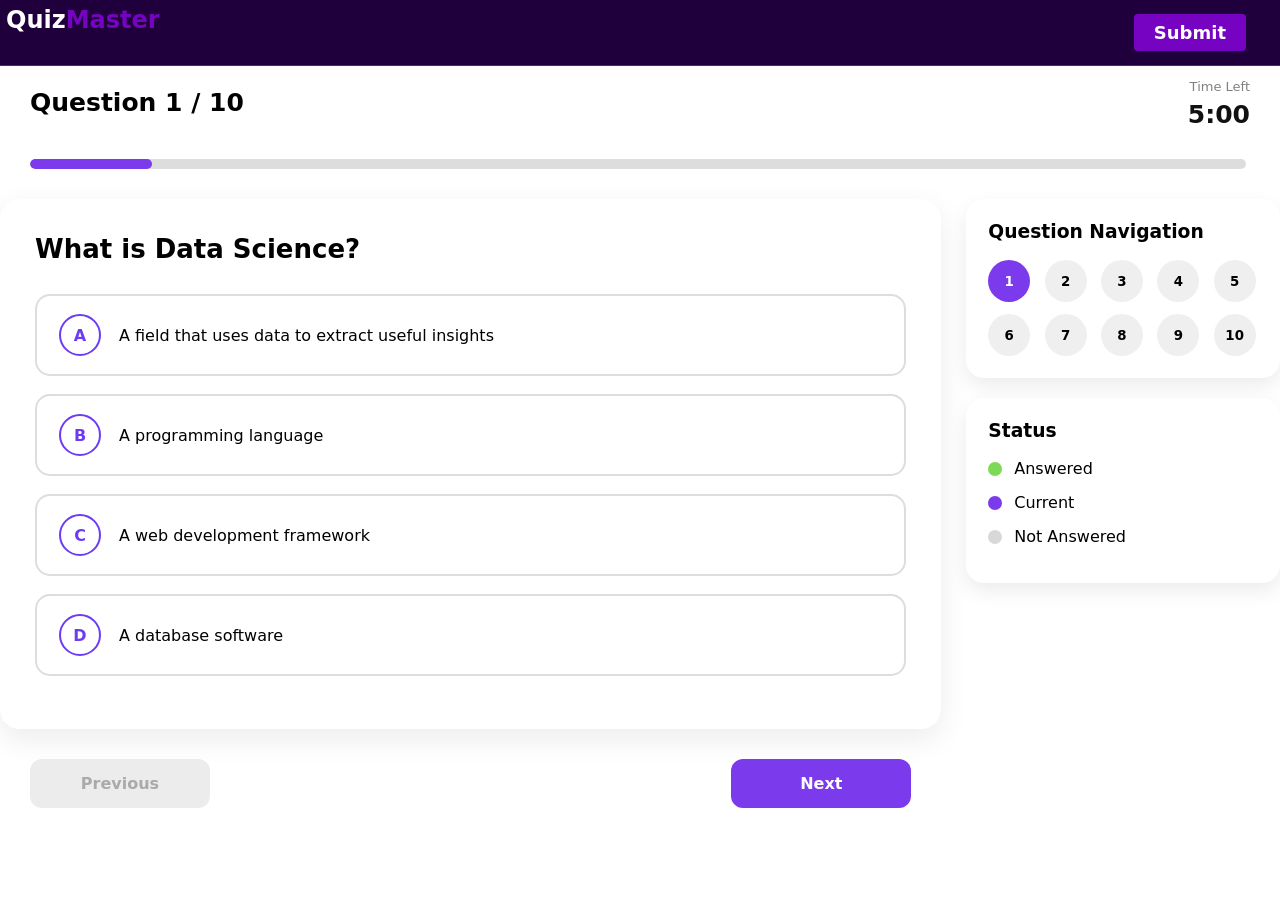
<file: ds.html>
<!DOCTYPE html>
<html lang="en">
<head>
    <meta charset="UTF-8">
    <meta name="viewport" content="width=device-width, initial-scale=1.0">
    <title>QuizMaster - Quiz</title>

    <!-- Google Font -->
    <link href="https://fonts.googleapis.com/css2?family=Poppins:wght@300;400;500;600;700&display=swap" rel="stylesheet">

    <!-- Font Awesome -->
    <link rel="stylesheet"
        href="https://cdnjs.cloudflare.com/ajax/libs/font-awesome/6.6.0/css/all.min.css">

    <!-- CSS -->
    <link rel="stylesheet" href="styles.css">
</head>
<body data-category="ds">
<div class="container">

    <!-- ================= HEADER ================= -->

    <header>

         <nav>
            <h1 style="color: white;">Quiz<span style="color: rgb(118, 2, 194);">Master</span></h1>
            <ul>
                <li><button class="submit-btn" id="submitQuiz" type="button">Submit</button></li>
            </ul>
        </nav>
    
       
    </header>


    <!-- Progress Bar -->
      <div class="quiz-info">

            <div class="question-count">
                Question <span id="currentQuestion">1</span> / 10
            </div>

            <div class="timer">
                <span>Time Left</span>
                <h3 id="time">5:00</h3>
                <script>
                    
                </script>
            </div>

        </div>


    <div class="progress-area">

        <div class="progress-bar">
            <div class="progress"></div>
        </div>

    </div>



    <!-- ============== MAIN CONTENT ============== -->

    <main>

        <!-- Left Side -->

        <section class="question-section">

            <div class="question-card">

                <h2>
                    What does HTML stand for?
                </h2>


                <!-- Option -->

                <div class="option selected">

                    <div class="option-left">

                        <span class="circle">A</span>

                        <p>Hyper Text Markup Language</p>

                    </div>

                    <i class="fa-solid fa-circle-check"></i>

                </div>



                <div class="option">

                    <div class="option-left">

                        <span class="circle">B</span>

                        <p>High Text Machine Language</p>

                    </div>

                </div>



                <div class="option">

                    <div class="option-left">

                        <span class="circle">C</span>

                        <p>Hyperlinks and Text Markup Language</p>

                    </div>

                </div>



                <div class="option">

                    <div class="option-left">

                        <span class="circle">D</span>

                        <p>Home Tool Markup Language</p>

                    </div>

                </div>


            </div>


            <!-- Buttons -->

            <div class="buttons">

                <button class="prev-btn">
                    Previous
                </button>

                <button class="next-btn">
                    Next
                </button>

            </div>

        </section>



        <!-- Right Sidebar -->

        <aside class="sidebar">

            <div class="side-card">

                <h3>Question Navigation</h3>

                <div class="question-grid">

                    <button class="current">1</button>

                    <button>2</button>

                    <button>3</button>

                    <button>4</button>

                    <button>5</button>

                    <button>6</button>

                    <button>7</button>

                    <button>8</button>

                    <button>9</button>

                    <button>10</button>

                </div>

            </div>



            <div class="side-card">

                <h3>Status</h3>

                <div class="status">

                    <p>
                        <span class="dot answered-dot"></span>
                        Answered
                    </p>

                    <p>
                        <span class="dot current-dot"></span>
                        Current
                    </p>

                    <p>
                        <span class="dot not-dot"></span>
                        Not Answered
                    </p>

                </div>

            </div>
        </aside>

    </main>

</div>

<script src="storage.js"></script>
<script src="questions.js"></script>
<script src="quiz.js"></script>

</body>
</html>
</file>
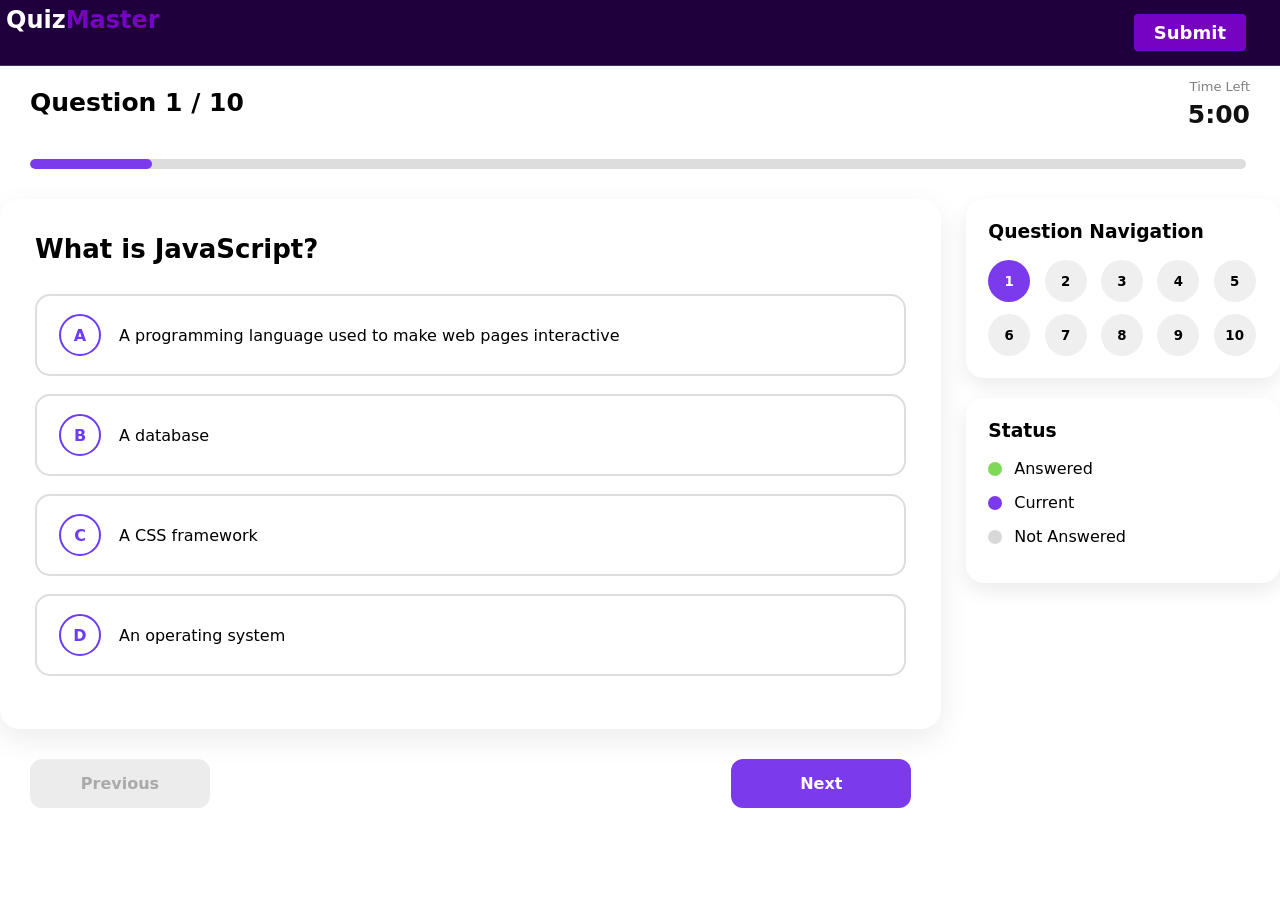
<file: js.html>
<!DOCTYPE html>
<html lang="en">
<head>
    <meta charset="UTF-8">
    <meta name="viewport" content="width=device-width, initial-scale=1.0">
    <title>QuizMaster - Quiz</title>

    <!-- Google Font -->
    <link href="https://fonts.googleapis.com/css2?family=Poppins:wght@300;400;500;600;700&display=swap" rel="stylesheet">

    <!-- Font Awesome -->
    <link rel="stylesheet"
        href="https://cdnjs.cloudflare.com/ajax/libs/font-awesome/6.6.0/css/all.min.css">

    <!-- CSS -->
    <link rel="stylesheet" href="styles.css">
</head>
<body data-category="javascript">
    <div class="container">

    <!-- ================= HEADER ================= -->

    <header>

         <nav>
            <h1 style="color: white;">Quiz<span style="color: rgb(118, 2, 194);">Master</span></h1>
            <ul>
                <li><button class="submit-btn" id="submitQuiz" type="button">Submit</button></li>
            </ul>
        </nav>
    
       
    </header>


    <!-- Progress Bar -->
      <div class="quiz-info">

            <div class="question-count">
                Question <span id="currentQuestion">1</span> / 10
            </div>

            <div class="timer">
                <span>Time Left</span>
                <h3 id="time">5:00</h3>
                <script>
                    
                </script>
            </div>

        </div>


    <div class="progress-area">

        <div class="progress-bar">
            <div class="progress"></div>
        </div>

    </div>



    <!-- ============== MAIN CONTENT ============== -->

    <main>

        <!-- Left Side -->

        <section class="question-section">

            <div class="question-card">

                <h2>
                    What does HTML stand for?
                </h2>


                <!-- Option -->

                <div class="option selected">

                    <div class="option-left">

                        <span class="circle">A</span>

                        <p>Hyper Text Markup Language</p>

                    </div>

                    <i class="fa-solid fa-circle-check"></i>

                </div>



                <div class="option">

                    <div class="option-left">

                        <span class="circle">B</span>

                        <p>High Text Machine Language</p>

                    </div>

                </div>



                <div class="option">

                    <div class="option-left">

                        <span class="circle">C</span>

                        <p>Hyperlinks and Text Markup Language</p>

                    </div>

                </div>



                <div class="option">

                    <div class="option-left">

                        <span class="circle">D</span>

                        <p>Home Tool Markup Language</p>

                    </div>

                </div>


            </div>


            <!-- Buttons -->

            <div class="buttons">

                <button class="prev-btn">
                    Previous
                </button>

                <button class="next-btn">
                    Next
                </button>

            </div>

        </section>



        <!-- Right Sidebar -->

        <aside class="sidebar">

            <div class="side-card">

                <h3>Question Navigation</h3>

                <div class="question-grid">

                    <button class="current">1</button>

                    <button>2</button>

                    <button>3</button>

                    <button>4</button>

                    <button>5</button>

                    <button>6</button>

                    <button>7</button>

                    <button>8</button>

                    <button>9</button>

                    <button>10</button>

                </div>

            </div>



            <div class="side-card">

                <h3>Status</h3>

                <div class="status">

                    <p>
                        <span class="dot answered-dot"></span>
                        Answered
                    </p>

                    <p>
                        <span class="dot current-dot"></span>
                        Current
                    </p>

                    <p>
                        <span class="dot not-dot"></span>
                        Not Answered
                    </p>

                </div>

            </div>




                    </aside>

    </main>

</div>

<script src="storage.js"></script>
<script src="questions.js"></script>
<script src="quiz.js"></script>

</body>
</html>
</file>
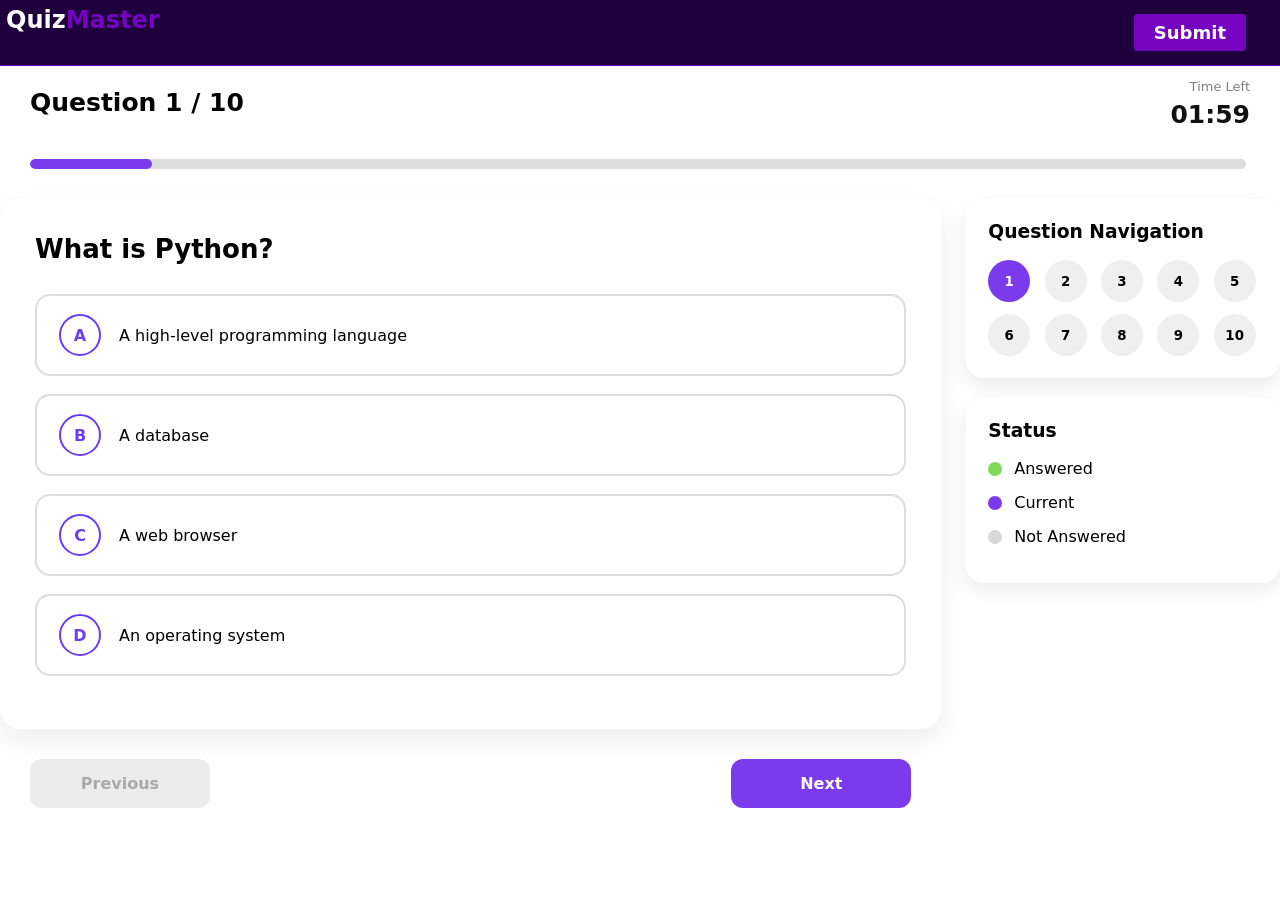
<file: python.html>
<!DOCTYPE html>
<html lang="en">
<head>
    <meta charset="UTF-8">
    <meta name="viewport" content="width=device-width, initial-scale=1.0">
    <title>QuizMaster - Quiz</title>

    <!-- Google Font -->
    <link href="https://fonts.googleapis.com/css2?family=Poppins:wght@300;400;500;600;700&display=swap" rel="stylesheet">

    <!-- Font Awesome -->
    <link rel="stylesheet"
        href="https://cdnjs.cloudflare.com/ajax/libs/font-awesome/6.6.0/css/all.min.css">

    <!-- CSS -->
    <link rel="stylesheet" href="styles.css">
</head>
<body data-category="python">
<div class="container">

    <!-- ================= HEADER ================= -->

    <header>

         <nav>
            <h1 style="color: white;">Quiz<span style="color: rgb(118, 2, 194);">Master</span></h1>
            <ul>
                <li><button class="submit-btn" id="submitQuiz" type="button">Submit</button></li>
            </ul>
        </nav>
    
       
    </header>


    <!-- Progress Bar -->
      <div class="quiz-info">

            <div class="question-count">
                Question <span id="currentQuestion">1</span> / 10
            </div>

            <div class="timer">
                <span>Time Left</span>
                <h3 id="time">5:00</h3>
                <script>
                    
                </script>
            </div>

        </div>


    <div class="progress-area">

        <div class="progress-bar">
            <div class="progress"></div>
        </div>

    </div>



    <!-- ============== MAIN CONTENT ============== -->

    <main>

        <!-- Left Side -->

        <section class="question-section">

            <div class="question-card">

                <h2>
                    What does HTML stand for?
                </h2>


                <!-- Option -->

                <div class="option selected">

                    <div class="option-left">

                        <span class="circle">A</span>

                        <p>Hyper Text Markup Language</p>

                    </div>

                    <i class="fa-solid fa-circle-check"></i>

                </div>



                <div class="option">

                    <div class="option-left">

                        <span class="circle">B</span>

                        <p>High Text Machine Language</p>

                    </div>

                </div>



                <div class="option">

                    <div class="option-left">

                        <span class="circle">C</span>

                        <p>Hyperlinks and Text Markup Language</p>

                    </div>

                </div>



                <div class="option">

                    <div class="option-left">

                        <span class="circle">D</span>

                        <p>Home Tool Markup Language</p>

                    </div>

                </div>


            </div>


            <!-- Buttons -->

            <div class="buttons">

                <button class="prev-btn">
                    Previous
                </button>

                <button class="next-btn">
                    Next
                </button>

            </div>

        </section>



        <!-- Right Sidebar -->

        <aside class="sidebar">

            <div class="side-card">

                <h3>Question Navigation</h3>

                <div class="question-grid">

                    <button class="current">1</button>

                    <button>2</button>

                    <button>3</button>

                    <button>4</button>

                    <button>5</button>

                    <button>6</button>

                    <button>7</button>

                    <button>8</button>

                    <button>9</button>

                    <button>10</button>

                </div>

            </div>



            <div class="side-card">

                <h3>Status</h3>

                <div class="status">

                    <p>
                        <span class="dot answered-dot"></span>
                        Answered
                    </p>

                    <p>
                        <span class="dot current-dot"></span>
                        Current
                    </p>

                    <p>
                        <span class="dot not-dot"></span>
                        Not Answered
                    </p>

                </div>

            </div>




           
        </aside>

    </main>

</div>

<script src="storage.js"></script>
<script src="questions.js"></script>
<script src="quiz.js"></script>

</body>
</html>
</file>
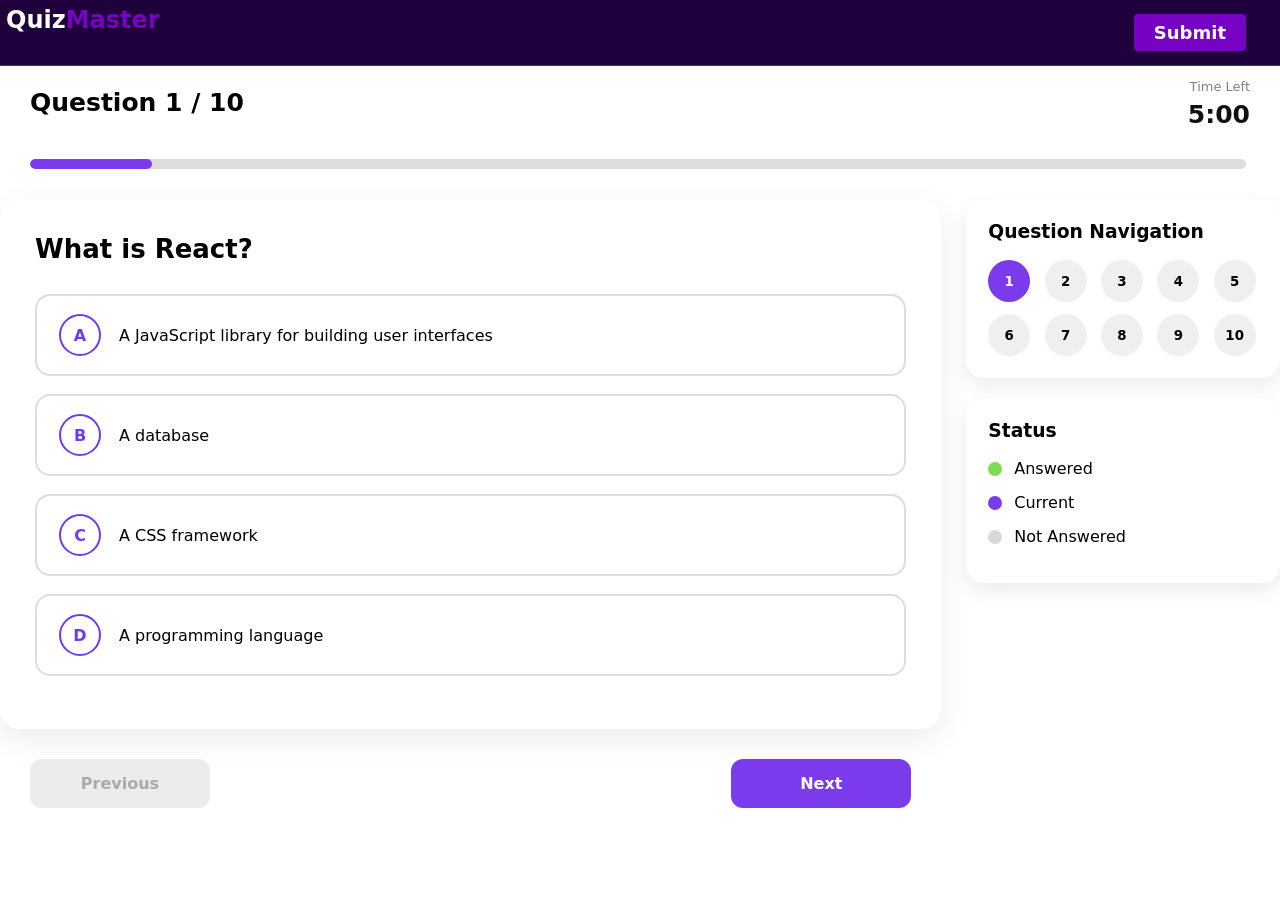
<file: react.html>
<!DOCTYPE html>
<html lang="en">
<head>
    <meta charset="UTF-8">
    <meta name="viewport" content="width=device-width, initial-scale=1.0">
    <title>QuizMaster - Quiz</title>

    <!-- Google Font -->
    <link href="https://fonts.googleapis.com/css2?family=Poppins:wght@300;400;500;600;700&display=swap" rel="stylesheet">

    <!-- Font Awesome -->
    <link rel="stylesheet"
        href="https://cdnjs.cloudflare.com/ajax/libs/font-awesome/6.6.0/css/all.min.css">

    <!-- CSS -->
    <link rel="stylesheet" href="styles.css">
</head>
<body data-category="react">
<div class="container">

    <!-- ================= HEADER ================= -->

    <header>

         <nav>
            <h1 style="color: white;">Quiz<span style="color: rgb(118, 2, 194);">Master</span></h1>
            <ul>
                <li><button class="submit-btn" id="submitQuiz" type="button">Submit</button></li>
            </ul>
        </nav>
    
       
    </header>


    <!-- Progress Bar -->
      <div class="quiz-info">

            <div class="question-count">
                Question <span id="currentQuestion">1</span> / 10
            </div>

            <div class="timer">
                <span>Time Left</span>
                <h3 id="time">5:00</h3>
                <script>
                    
                </script>
            </div>

        </div>


    <div class="progress-area">

        <div class="progress-bar">
            <div class="progress"></div>
        </div>

    </div>



    <!-- ============== MAIN CONTENT ============== -->

    <main>

        <!-- Left Side -->

        <section class="question-section">

            <div class="question-card">

                <h2>
                    What does HTML stand for?
                </h2>


                <!-- Option -->

                <div class="option selected">

                    <div class="option-left">

                        <span class="circle">A</span>

                        <p>Hyper Text Markup Language</p>

                    </div>

                    <i class="fa-solid fa-circle-check"></i>

                </div>



                <div class="option">

                    <div class="option-left">

                        <span class="circle">B</span>

                        <p>High Text Machine Language</p>

                    </div>

                </div>



                <div class="option">

                    <div class="option-left">

                        <span class="circle">C</span>

                        <p>Hyperlinks and Text Markup Language</p>

                    </div>

                </div>



                <div class="option">

                    <div class="option-left">

                        <span class="circle">D</span>

                        <p>Home Tool Markup Language</p>

                    </div>

                </div>


            </div>


            <!-- Buttons -->

            <div class="buttons">

                <button class="prev-btn">
                    Previous
                </button>

                <button class="next-btn">
                    Next
                </button>

            </div>

        </section>



        <!-- Right Sidebar -->

        <aside class="sidebar">

            <div class="side-card">

                <h3>Question Navigation</h3>

                <div class="question-grid">

                    <button class="current">1</button>

                    <button>2</button>

                    <button>3</button>

                    <button>4</button>

                    <button>5</button>

                    <button>6</button>

                    <button>7</button>

                    <button>8</button>

                    <button>9</button>

                    <button>10</button>

                </div>

            </div>



            <div class="side-card">

                <h3>Status</h3>

                <div class="status">

                    <p>
                        <span class="dot answered-dot"></span>
                        Answered
                    </p>

                    <p>
                        <span class="dot current-dot"></span>
                        Current
                    </p>

                    <p>
                        <span class="dot not-dot"></span>
                        Not Answered
                    </p>

                </div>

            </div>




            
        </aside>

    </main>

</div>

<script src="storage.js"></script>
<script src="questions.js"></script>
<script src="quiz.js"></script>

</body>
</html>
</file>
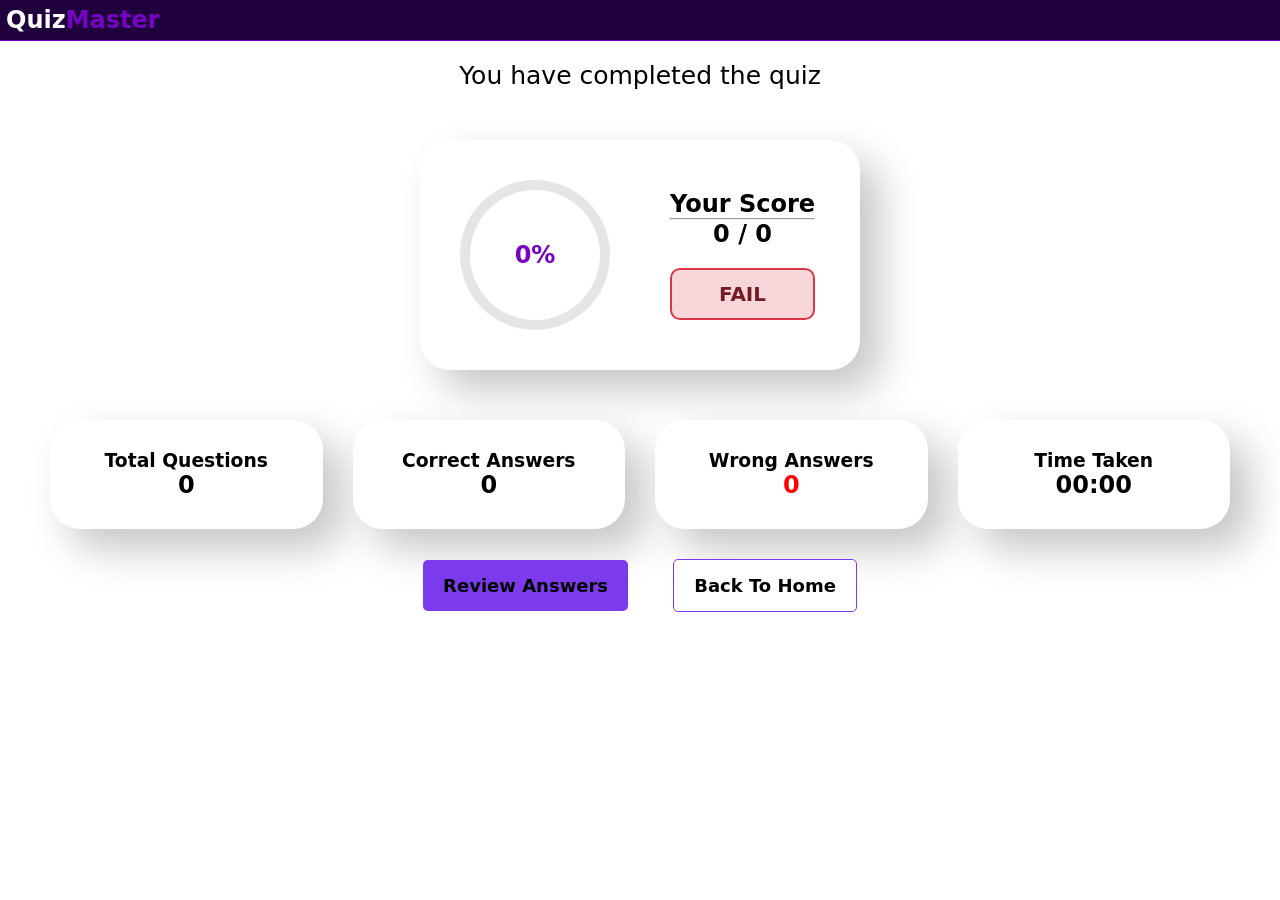
<file: result.html>
<!DOCTYPE html>
<html lang="en">
<head>
    <meta charset="UTF-8">
    <meta name="viewport" content="width=device-width, initial-scale=1.0">
    <title>QuizMaster | Quiz Result</title>
    <link rel="stylesheet" href="styles.css">
</head>
<body>
    <header>
        <nav>
            <h1 style="color: white;">Quiz<span style="color: rgb(118, 2, 194);">Master</span></h1>
            </nav>
    </header>
    <section class="result-page">
        <div class="result-content">
           
            <p>You have completed the quiz</p>
        </div>

        <div class="result-card">
            <div class="left">
                <div class="progress-circle" id="progressCircle">
                    <h1 class="icon-center" id="percentage">0%</h1>
                </div>
            </div>
            <div class="right">
                <h1>Your Score</h1>
                <hr>
                <h1><span id="score"></span> / <span id="totalQuestions"></span></h1>
                <div id="resultStatus" class="result-status">
                <span id="statusText"></span>
            </div>
        
            </div>
            
        </div>
        <div class="review-section">
        <div class="review">
                <h3>Total Questions</h3>
                <h2><span id="totalDisplay"></span></h2>
        </div>
        <div class="review">
                <h3>Correct Answers</h3>
                <h2><span id="correctAnswers"></span></h2>
        </div>
        <div class="review">
                <h3>Wrong Answers</h3>
                <h2 style="color: red;"><span id="wrongAnswers"></span></h2>
        </div>
        <div class="review">
                <h3>Time Taken</h3>
                <h2><span id="timeTaken"></span></h2>
        </div>
        </div>
        </div>

        <button class="review-btn"><a href="review.html">Review Answers</a></button>
        <button class="back"><a href="index.html">Back To Home</a></button>
    </section>
    <script src="result.js"></script>
    <script src="storage.js"></script>

</body>
</html>
</file>
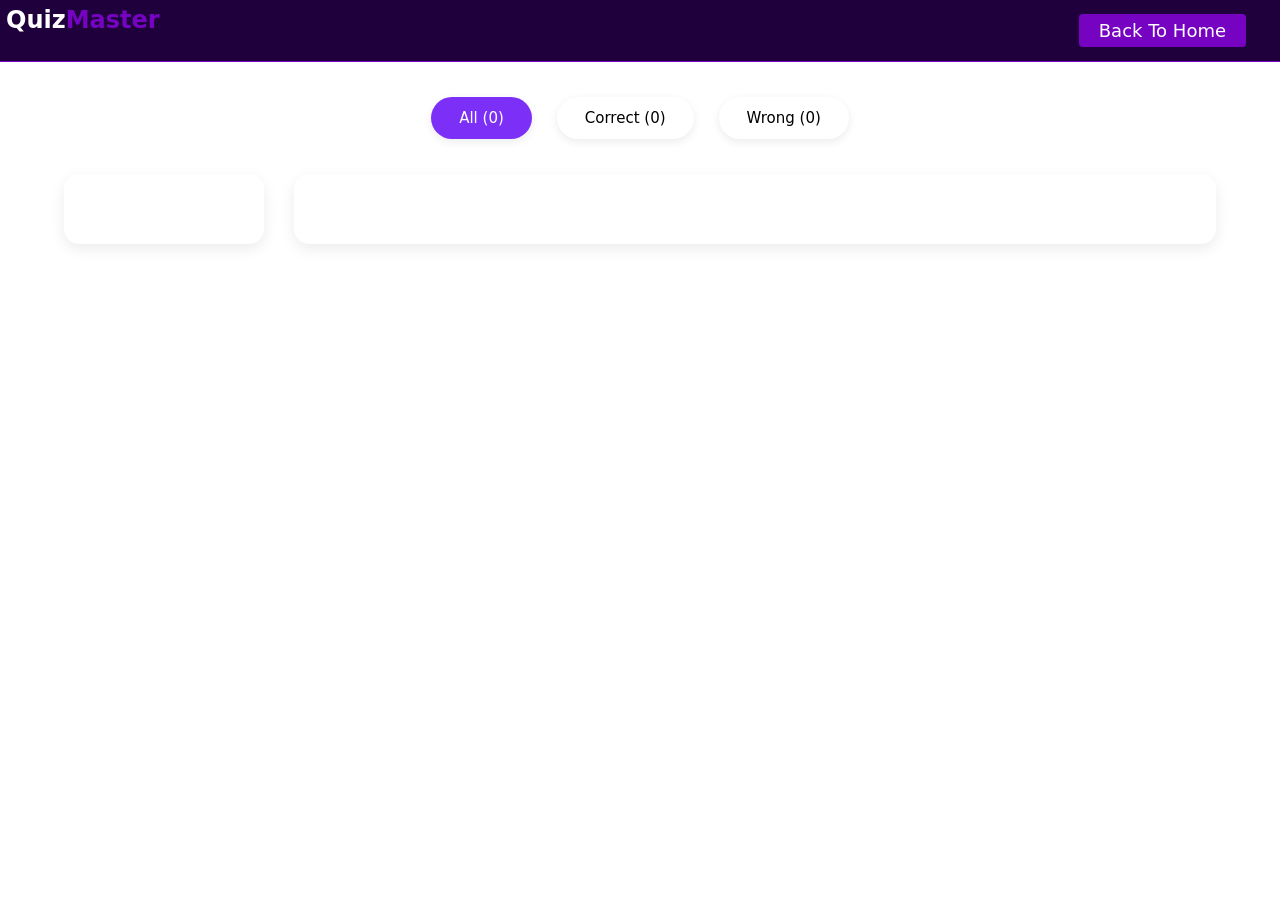
<file: review.html>
<!DOCTYPE html>
<html lang="en">

<head>
    <meta charset="UTF-8">
    <meta name="viewport" content="width=device-width, initial-scale=1.0">

    <title>Review Answers | QuizMaster</title>

    <link rel="stylesheet" href="styles.css">

    <!-- Google Font -->
    <link href="https://fonts.googleapis.com/css2?family=Poppins:wght@300;400;500;600;700&display=swap"
        rel="stylesheet">

    <!-- Font Awesome -->
    <link rel="stylesheet"
        href="https://cdnjs.cloudflare.com/ajax/libs/font-awesome/6.5.2/css/all.min.css">

</head>

<body>

    <!-- ================= HEADER ================= -->

    <header>

        <nav>

            <h1 style="color: white;">
                Quiz<span style="color: rgb(118, 2, 194);">Master</span>
            </h1>

            <ul>

                <li class="login-btn">
                    <a href="index.html">Back To Home</a>
                </li>

            </ul>

        </nav>

    </header>


    <!-- ================= FILTERS ================= -->

    <section class="filter-section">

    <button class="filter-btn active" data-filter="all">
        All (<span id="allCount">0</span>)
    </button>

    <button class="filter-btn" data-filter="correct">
        Correct (<span id="correctCount">0</span>)
    </button>

    <button class="filter-btn" data-filter="wrong">
        Wrong (<span id="wrongCount">0</span>)
    </button>

</section>

    <!-- ================= MAIN ================= -->

    <section class="review-container">


        <!-- ================= LEFT SIDE ================= -->

        <div class="question-list" id="questionList">

            <!-- JavaScript will create questions here -->

        </div>


        <!-- ================= RIGHT SIDE ================= -->

        <div class="review-card" id="reviewCard">

            <!-- JavaScript will display selected question here -->

        </div>


    </section>


    <!-- ================= JAVASCRIPT ================= -->

    <script src="questions.js"></script>
    <script src="review.js"></script>

</body>

</html>
</file>
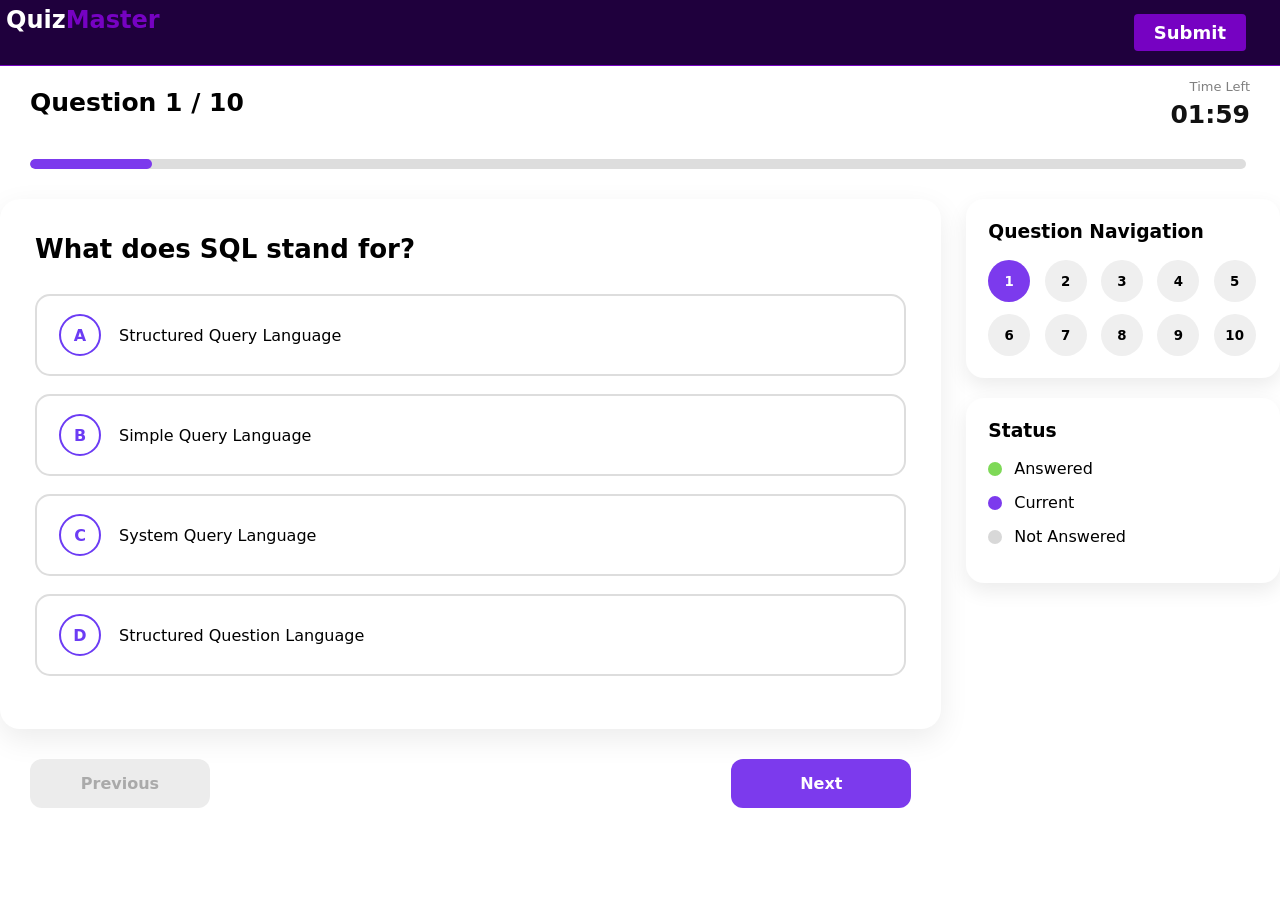
<file: sql.html>
<!DOCTYPE html>
<html lang="en">
<head>
    <meta charset="UTF-8">
    <meta name="viewport" content="width=device-width, initial-scale=1.0">
    <title>QuizMaster - Quiz</title>

    <!-- Google Font -->
    <link href="https://fonts.googleapis.com/css2?family=Poppins:wght@300;400;500;600;700&display=swap" rel="stylesheet">

    <!-- Font Awesome -->
    <link rel="stylesheet"
        href="https://cdnjs.cloudflare.com/ajax/libs/font-awesome/6.6.0/css/all.min.css">

    <!-- CSS -->
    <link rel="stylesheet" href="styles.css">
</head>
<body data-category="sql">
<div class="container">

    <!-- ================= HEADER ================= -->

    <header>

         <nav>
            <h1 style="color: white;">Quiz<span style="color: rgb(118, 2, 194);">Master</span></h1>
            <ul>
                <li><button class="submit-btn" id="submitQuiz" type="button">Submit</button></li>
            </ul>
        </nav>
    
       
    </header>


    <!-- Progress Bar -->
      <div class="quiz-info">

            <div class="question-count">
                Question <span id="currentQuestion">1</span> / 10
            </div>

            <div class="timer">
                <span>Time Left</span>
                <h3 id="time">5:00</h3>
                <script>
                    
                </script>
            </div>

        </div>


    <div class="progress-area">

        <div class="progress-bar">
            <div class="progress"></div>
        </div>

    </div>



    <!-- ============== MAIN CONTENT ============== -->

    <main>

        <!-- Left Side -->

        <section class="question-section">

            <div class="question-card">

                <h2>
                    What does HTML stand for?
                </h2>


                <!-- Option -->

                <div class="option selected">

                    <div class="option-left">

                        <span class="circle">A</span>

                        <p>Hyper Text Markup Language</p>

                    </div>

                    <i class="fa-solid fa-circle-check"></i>

                </div>



                <div class="option">

                    <div class="option-left">

                        <span class="circle">B</span>

                        <p>High Text Machine Language</p>

                    </div>

                </div>



                <div class="option">

                    <div class="option-left">

                        <span class="circle">C</span>

                        <p>Hyperlinks and Text Markup Language</p>

                    </div>

                </div>



                <div class="option">

                    <div class="option-left">

                        <span class="circle">D</span>

                        <p>Home Tool Markup Language</p>

                    </div>

                </div>


            </div>


            <!-- Buttons -->

            <div class="buttons">

                <button class="prev-btn">
                    Previous
                </button>

                <button class="next-btn">
                    Next
                </button>

            </div>

        </section>



        <!-- Right Sidebar -->

        <aside class="sidebar">

            <div class="side-card">

                <h3>Question Navigation</h3>

                <div class="question-grid">

                    <button class="current">1</button>

                    <button>2</button>

                    <button>3</button>

                    <button>4</button>

                    <button>5</button>

                    <button>6</button>

                    <button>7</button>

                    <button>8</button>

                    <button>9</button>

                    <button>10</button>

                </div>

            </div>



            <div class="side-card">

                <h3>Status</h3>

                <div class="status">

                    <p>
                        <span class="dot answered-dot"></span>
                        Answered
                    </p>

                    <p>
                        <span class="dot current-dot"></span>
                        Current
                    </p>

                    <p>
                        <span class="dot not-dot"></span>
                        Not Answered
                    </p>

                </div>

            </div>




            
        </aside>

    </main>

</div>

<script src="storage.js"></script>
<script src="questions.js"></script>
<script src="quiz.js"></script>

</body>
</html>
</file>
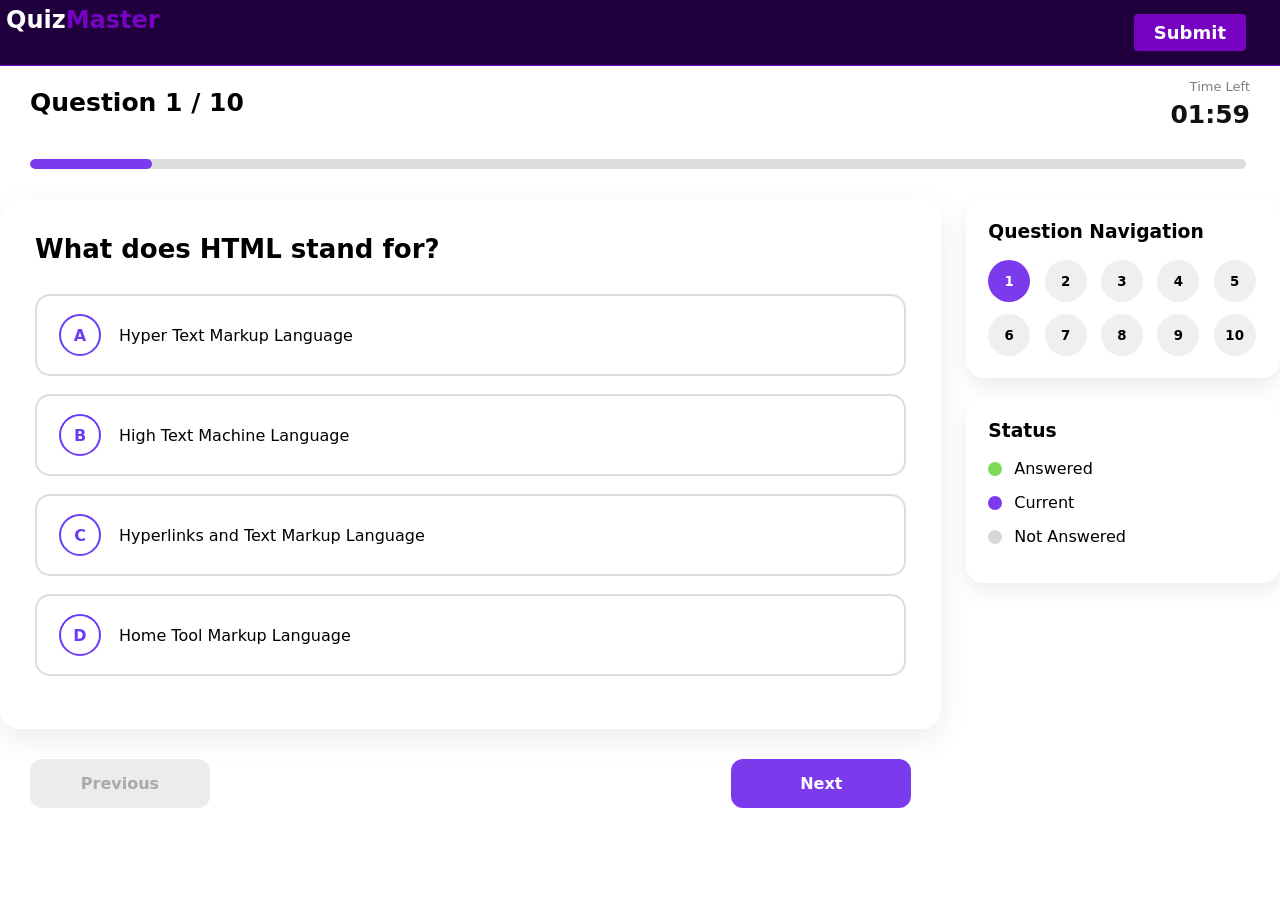
<file: web.html>
<!DOCTYPE html>
<html lang="en">
<head>
    <meta charset="UTF-8">
    <meta name="viewport" content="width=device-width, initial-scale=1.0">
    <title>QuizMaster - Quiz</title>

    <!-- Google Font -->
    <link href="https://fonts.googleapis.com/css2?family=Poppins:wght@300;400;500;600;700&display=swap" rel="stylesheet">

    <!-- Font Awesome -->
    <link rel="stylesheet"
        href="https://cdnjs.cloudflare.com/ajax/libs/font-awesome/6.6.0/css/all.min.css">


    <!-- CSS -->
    <link rel="stylesheet" href="styles.css">
</head>
<body data-category="web">
<div class="container">

    <!-- ================= HEADER ================= -->

    <header>

         <nav>
            <h1 style="color: white;">Quiz<span style="color: rgb(118, 2, 194);">Master</span></h1>
            <ul>
                <li><button class="submit-btn" id="submitQuiz" type="button">Submit</button></li>
            </ul>
        </nav>
    
       
    </header>


    <!-- Progress Bar -->
      <div class="quiz-info">

            <div class="question-count">
                Question <span id="currentQuestion">1</span> / 10
            </div>

            <div class="timer">
                <span>Time Left</span>
                <h3 id="time">5:00</h3>
                
            </div>

        </div>


    <div class="progress-area">

        <div class="progress-bar">
            <div class="progress"></div>
        </div>

    </div>



    <!-- ============== MAIN CONTENT ============== -->

    <main>

        <!-- Left Side -->

        <section class="question-section">

            <div class="question-card">

                <h2>
                    What does HTML stand for?
                </h2>


                <!-- Option -->

                <div class="option selected">

                    <div class="option-left">

                        <span class="circle">A</span>

                        <p>Hyper Text Markup Language</p>

                    </div>

                    <i class="fa-solid fa-circle-check"></i>

                </div>



                <div class="option">

                    <div class="option-left">

                        <span class="circle">B</span>

                        <p>High Text Machine Language</p>

                    </div>

                </div>



                <div class="option">

                    <div class="option-left">

                        <span class="circle">C</span>

                        <p>Hyperlinks and Text Markup Language</p>

                    </div>

                </div>



                <div class="option">

                    <div class="option-left">

                        <span class="circle">D</span>

                        <p>Home Tool Markup Language</p>

                    </div>

                </div>


            </div>


            <!-- Buttons -->

            <div class="buttons">

                <button class="prev-btn">
                    Previous
                </button>

                <button class="next-btn">
                    Next
                </button>

            </div>

        </section>



        <!-- Right Sidebar -->

        <aside class="sidebar">

            <div class="side-card">

                <h3>Question Navigation</h3>

                <div class="question-grid">

                    <button class="current">1</button>

                    <button>2</button>

                    <button>3</button>

                    <button>4</button>

                    <button>5</button>

                    <button>6</button>

                    <button>7</button>

                    <button>8</button>

                    <button>9</button>

                    <button>10</button>

                </div>

            </div>



            <div class="side-card">

                <h3>Status</h3>

                <div class="status">

                    <p>
                        <span class="dot answered-dot"></span>
                        Answered
                    </p>

                    <p>
                        <span class="dot current-dot"></span>
                        Current
                    </p>

                    <p>
                        <span class="dot not-dot"></span>
                        Not Answered
                    </p>

                </div>

            </div>




            
        </aside>

    </main>

</div>

<script src="storage.js"></script>
<script src="questions.js"></script>
<script src="quiz.js"></script>

</body>
</html>
</file>
<file: styles.css>
*{
    margin: 0;
    padding: 0;
    font-family:system-ui, -apple-system, BlinkMacSystemFont, 'Segoe UI', Roboto, Oxygen, Ubuntu, Cantarell, 'Open Sans', 'Helvetica Neue', sans-serif;
}
header{
    position: sticky;
    top:0px;
    z-index:1000;
    
}

/* nav */

nav{
    background:  rgb(31, 0, 61);
    border-bottom: 1px solid  rgb(118, 2, 194);
    display: flex;
    justify-content: space-between;
    padding: 6px;
}
ul {
    display: flex;
    list-style: none;
    gap:50px;
    margin-right: 20px;
    align-items: center;
    font-size: large;
    cursor: pointer;
}
ul a{
    color: white;
    text-decoration: none;
}
.active{
    background-color:  rgb(118, 2, 194);
    padding: 6px 15px;
    border-radius: 18px;
    
}

/* hero */
.hero{
    display: flex;
    height: 80vh;
    color:white;
        background-image: url("image_480730e6.png");
    align-content: center;
    /*background: linear-gradient(135deg,rgb(68, 67, 68) , rgb(74, 1, 148));    
*/
    }
    .hero-img img{
        height: 550px;
        width: 650px;
    }
.login-btn{
    padding: 6px 20px;
    background:  rgb(118, 2, 194);
    border-radius: 4px;
    margin: 8px;
}
.hero-content{
    padding:  30px;
    width: 95.5%;
    margin: 50px 0 50px 0;
    margin-left: 50px;
    align-content: center;
   /* box-shadow: 0px 5px 15px rgb(1, 0, 1);
    */
}
.hero-content h1{
    font-size: 40px;
        line-height: 50px;

}
.hero-content p{
    color: beige;
    font-size: 22px;
}
.hero-content button {
    padding: 18px 50px;
    background-color: rgb(118, 2, 194);
    border: none;
    margin-top: 15px;
    border-radius: 10px;
    font-weight: larger;
    font-size: 18px;
    cursor: pointer;
        border: 1px solid rgb(118, 2, 194);

}
button a{
    text-decoration: none;
    color: white;
    font-weight: bold;
}

.hero-section{
    background: rgb(31, 0, 61);
    padding: 40px;
    color: white;
    display: flex;
    text-align: center;
    justify-content: space-between;
}
.hero-card{
    padding: 30px 120px;
    border-radius: 30px;
    border: 1px solid white;
}
.hero-section h2{
    text-align: center;
    padding: 8px;
    margin: 10px;
}
.hero-section p{
    color: rgb(246, 246, 181);
}
.footer-container{
    padding: 60px;

    background: black;
    color: white;
    display: grid;
    grid-template-columns: repeat(4,1fr);
    line-height: 30px;
    gap: 30px;
}
.footer-box{
    margin-left: 70px;
}
.footer-box ol{
    list-style-type: none;
}
.footer-box ol a{
    text-decoration: none;
    color: white;

}
.footer-box h2 ,.footer-box h3{
    margin-bottom: 15px;
}
.footer-box ol a:hover{
    color: blueviolet;
}
.socialmedia{
    display: flex;
    gap: 15px;
}
.socialmedia a{
    color: white;
    text-decoration: none;
    background-color: rgb(70, 70, 70);
    font-size: 20px;
    border-radius: 50%;
    padding: 4px;
    width:50px 80px;
    text-align: center;
}
.socialmedia a:hover{
    color: red;
    transform: scale(1.2);
    transition: 0.5s;
}

/* category */

.main-category{
    text-align: center;
    margin: 30px;
    line-height: 30px;
}
.category-grid{
    display: grid;
    grid-template-columns: repeat(3,1fr);
    padding: 20px;
    gap:20px;
}
.category-card{
    padding: 20px;
    font-size: 60px;
    background: white;
    border-radius: 10px;
    color: black;
    box-shadow: 1px 5px 15px blueviolet;
}
.category-card h3,.category-card p{
    font-size: 20px;
    color: rgb(76, 24, 124);
}
.category-card:hover{
    transform: translateY(-8px);
}
.category-card button{
    padding: 8px;
    width:80%;
    background: blueviolet;
    color: wihte;
    border: none;
}
/* quiz - card */
.quiz-info{
    display:flex;
    justify-content: space-between;
    margin: 30px;
}
.progress-bar{
    margin: 30px;
    width:95%;
    height:10px;
    background:#ddd;
    border-radius:20px;
    overflow:hidden;
}

.progress{
    width:10%;
    height:100%;
    background:#7c3aed;
    border-radius:20px;
}

/* result - Page */

.result-page{
    background-image: url(https://graphicsfamily.com/wp-content/uploads/2021/02/Realistic-colorful-confetti-background.jpg);
    text-align: center;
    margin: 20px;
}
.result-content{
    font-size: 25px;
}
.result-content h1{
    color: #1d014c;
}
.result-card{
    background-color: white;
    display: flex;
    margin: 50px 400px 50px 400px;
    box-shadow: 20px 20px 40px rgb(198, 198, 198);
    border-radius: 30px;
    padding: 10px;
    
}
.left{
    text-align: center;
    padding: 30px 30px;
}
.right{
    text-align: center;
        padding: 30px 30px;
        align-content: center;

}
.progress-circle {
    width: 150px;
    height: 150px;
    border-radius: 50%;

    display: flex;
    justify-content: center;
    align-items: center;

    background: conic-gradient(
        rgb(118, 2, 194) 0deg,
        #e5e5e5 0deg
    );

    position: relative;
}


/* Inner white circle */

.progress-circle::before {
    content: "";
    position: absolute;

    width: 130px;
    height: 130px;

    background: white;

    border-radius: 50%;
}


/* Percentage text */

.icon-center {
    position: relative;
    z-index: 1;
    margin: 0;
    color: rgb(118, 2, 194);
}
.review-section{
    display: grid;
    grid-template-columns: repeat(4,1fr);
    gap:30px;
    margin: 30px;
}
.review{
    background-color: white;
    text-align: center;
    padding: 30px;
    box-shadow: 20px 20px 40px rgb(198, 198, 198);
    border-radius: 30px;
}
.review-btn{
    padding: 15px 20px;
    margin: 0 20px 20px 20px;
    background: #7c3aed;
    border: none;
    border-radius: 5px;

}
.review-btn a{
    color: black;
    font-size: 18px;
    font-weight: bold;
}
.back{
    padding: 15px 20px;
    margin: 0 20px 20px 20px;
    background: white;
    border: 1px solid #7c3aed;
    border-radius: 5px;
}
.back a{
        color: black;
    font-size: 18px;
    font-weight: bold;

}

/*about - page */

.about{
    display: flex;
    margin: 30px;
}
.about-content{
    margin-left: 100px;
    align-content: center;
    font-size: 25px;
}
.about-img img{
    height: 500px;
    width: 500px;
}
.about-content p{
    font-size: 20px;   
    margin-left: 25px;
    margin-top: 20px;
}
.about-content ol{
    margin-top: 20px;
    font-size: 20px;
    margin-left: 30px;
}

/* review - page */

.theme-btn{
    width:40px;
    height:40px;
    border:none;
    border-radius:50%;
    cursor:pointer;
    background:#f1f1f1;
    font-size:18px;
}


.filter-section{
    width:90%;
    margin:35px auto;
    display:flex;
    justify-content:center;
    gap:25px;
}

.filter-btn{
    border:none;
    background:#fff;
    padding:12px 28px;
    border-radius:30px;
    cursor:pointer;
    font-size:15px;
    font-weight:500;
    box-shadow:0 3px 10px rgba(0,0,0,.08);
    transition:.3s;
}

.filter-btn:hover{
    background:#7b2ff7;
    color:#fff;
}

.filter-btn.active{
    background:#7b2ff7;
    color:#fff;
}

.review-container{
    width:90%;
    margin:auto;
    display:grid;
    grid-template-columns:200px 1fr;
    gap:30px;
    margin-bottom:50px;
}

.question-list{
    background:#fff;
    border-radius:15px;
    padding:20px;
    box-shadow:0 5px 15px rgba(0,0,0,.08);
}

.question-item{
    width:100%;
    padding:14px;
    margin-bottom:12px;
    border:none;
    background:#f8f8f8;
    border-radius:10px;
    display:flex;
    align-items:center;
    gap:12px;
    cursor:pointer;
    font-size:15px;
    transition:.3s;
}

.question-item:hover{
    background:#ece3ff;
}

.question-item.active{
    background:#ede2ff;
    border-left:5px solid #7b2ff7;
}

.correct{
    color:#2ecc71;
}

.wrong{
    color:#ff4d4d;
}


.review-card{
    background:#fff;
    border-radius:15px;
    padding:35px;
    box-shadow:0 5px 15px rgba(0,0,0,.08);
}

.review-card h3{
    font-size:24px;
    margin-bottom:30px;
}

.review-card h3 span{
    color:#444;
    font-weight:500;
}


.answer-box{
    margin-bottom:30px;
}

.title{
    margin-bottom:10px;
    font-weight:600;
}

.wrong-title{
    color:#ff4d4d;
}

.correct-title{
    color:#2ecc71;
}

.answer{
    display:flex;
    justify-content:space-between;
    align-items:center;
    padding:16px 20px;
    border-radius:10px;
    font-weight:500;
}

.wrong-answer{
    background:#ffeaea;
    border:1px solid #ffb8b8;
    color:#d63031;
}

.correct-answer{
    background:#e8fff0;
    border:1px solid #8ce0a7;
    color:#27ae60;
}


.explanation{
    margin-top:25px;
    background:#f8f8f8;
    border-radius:10px;
    padding:20px;
}

.explanation h4{
    margin-bottom:10px;
    color:#7b2ff7;
}

.explanation p{
    line-height:1.8;
    color:#555;
}

/* quiz-card */
.quiz-info{
    margin-top: 10px;
    display:flex;
    align-items:center;
    gap:40px;
}

.question-count{
    font-size:25px;
    font-weight:600;
}

.timer{
    text-align:right;
}

.timer span{
    font-size:13px;
    color:gray;
}

.timer h3{
    margin-top:5px;
    color:#111;
    font-size:25px;
}

.progress-area{
    margin-bottom:5px;
}

.progress-bar{
    width:95%;
    height:10px;
    background:#ddd;
    border-radius:20px;
    overflow:hidden;
}

.progress{
    height:100%;
    background:#7c3aed;
    border-radius:20px;
}


main{
    display:grid;
    grid-template-columns:3fr 1fr;
    gap:25px;
}
.submit-btn{
     padding: 8px 20px;
    background:  rgb(118, 2, 194);
    border-radius: 4px;
    margin: 8px;
    cursor: pointer;
    border: none;
    color: white;
    font-size: large;
    font-weight: 700;
}


.question-card{
    background:white;
    border-radius:20px;
    padding:35px;
    box-shadow:0 10px 30px rgba(0,0,0,.08);
}

.question-card h2{
    font-size:26px;
    margin-bottom:30px;
}


.option{
    display:flex;
    justify-content:space-between;
    align-items:center;
    padding:18px 22px;
    margin-bottom:18px;
    border:2px solid #ddd;
    border-radius:15px;
    cursor:pointer;
    transition:.3s;
}

.option-left{
    display:flex;
    align-items:center;
    gap:18px;
}

.circle{
    width:38px;
    height:38px;
    border-radius:50%;
    border:2px solid #6C3CF4;
    display:flex;
    justify-content:center;
    align-items:center;
    color:#6C3CF4;
    font-weight:bold;
}

.option:hover{
    border-color:#7c3aed;
    transform:translateY(-3px);
}

.option.selected{
    border-color:#7c3aed;
    background:#f6f0ff;
}

.option.selected i{
    color:#6C3CF4;
    font-size:22px;
}

.buttons{
    display:flex;
    justify-content:space-between;
    margin:30px;
}

.buttons button{
    width:180px;
    padding:15px;
    border:none;
    border-radius:12px;
    font-size:16px;
    font-weight:600;
    cursor:pointer;
    transition:.3s;
}

.prev-btn{
    background:#ececec;
}

.prev-btn:hover{
    background:#ddd;
}

.next-btn{
    background:#7c3aed;
    color:white;
}

.next-btn:hover{
    background:#5b21b6;
}

.sidebar{
    display:flex;
    flex-direction:column;
    gap:20px;
}

.side-card{
    background:white;
    padding:22px;
    border-radius:18px;
    box-shadow:0 8px 20px rgba(0,0,0,.08);
}

.side-card h3{
    margin-bottom:18px;
}

.question-grid{
    display:grid;
    grid-template-columns:repeat(5,1fr);
    gap:12px;
}

.question-grid button{
    width:42px;
    height:42px;
    border-radius:50%;
    border:none;
    cursor:pointer;
    background:#efefef;
    font-weight:600;
}

.question-grid .answered{
    background:#9ae6b4;
    color:#116530;
}

.question-grid .current{
    background:#7c3aed;
    color:white;
}

.status p{
    display:flex;
    align-items:center;
    gap:12px;
    margin:15px 0;
}

.dot{
    width:14px;
    height:14px;
    border-radius:50%;
}

.answered-dot{
    background:#7ed957;
}

.current-dot{
    background:#7c3aed;
}

.not-dot{
    background:#d8d8d8;
}

.stats{
    display:flex;
    justify-content:space-between;
    text-align:center;
}

.stats div{
    width:48%;
    background:#f5f5f5;
    padding:15px;
    border-radius:12px;
}

.stats h4{
    font-size:14px;
    color:#777;
    margin-bottom:8px;
}

.stats span{
    font-size:24px;
    font-weight:700;
    color:#7c3aed;
}


.result-status {
    margin-top: 20px;
    padding: 12px 25px;
    border-radius: 10px;
    font-size: 20px;
    font-weight: 600;
    text-align: center;
}

.pass {
    background-color: #d4edda;
    color: #155724;
    border: 2px solid #28a745;
}

.fail {
    background-color: #f8d7da;
    color: #721c24;
    border: 2px solid #dc3545;
}
</file>
